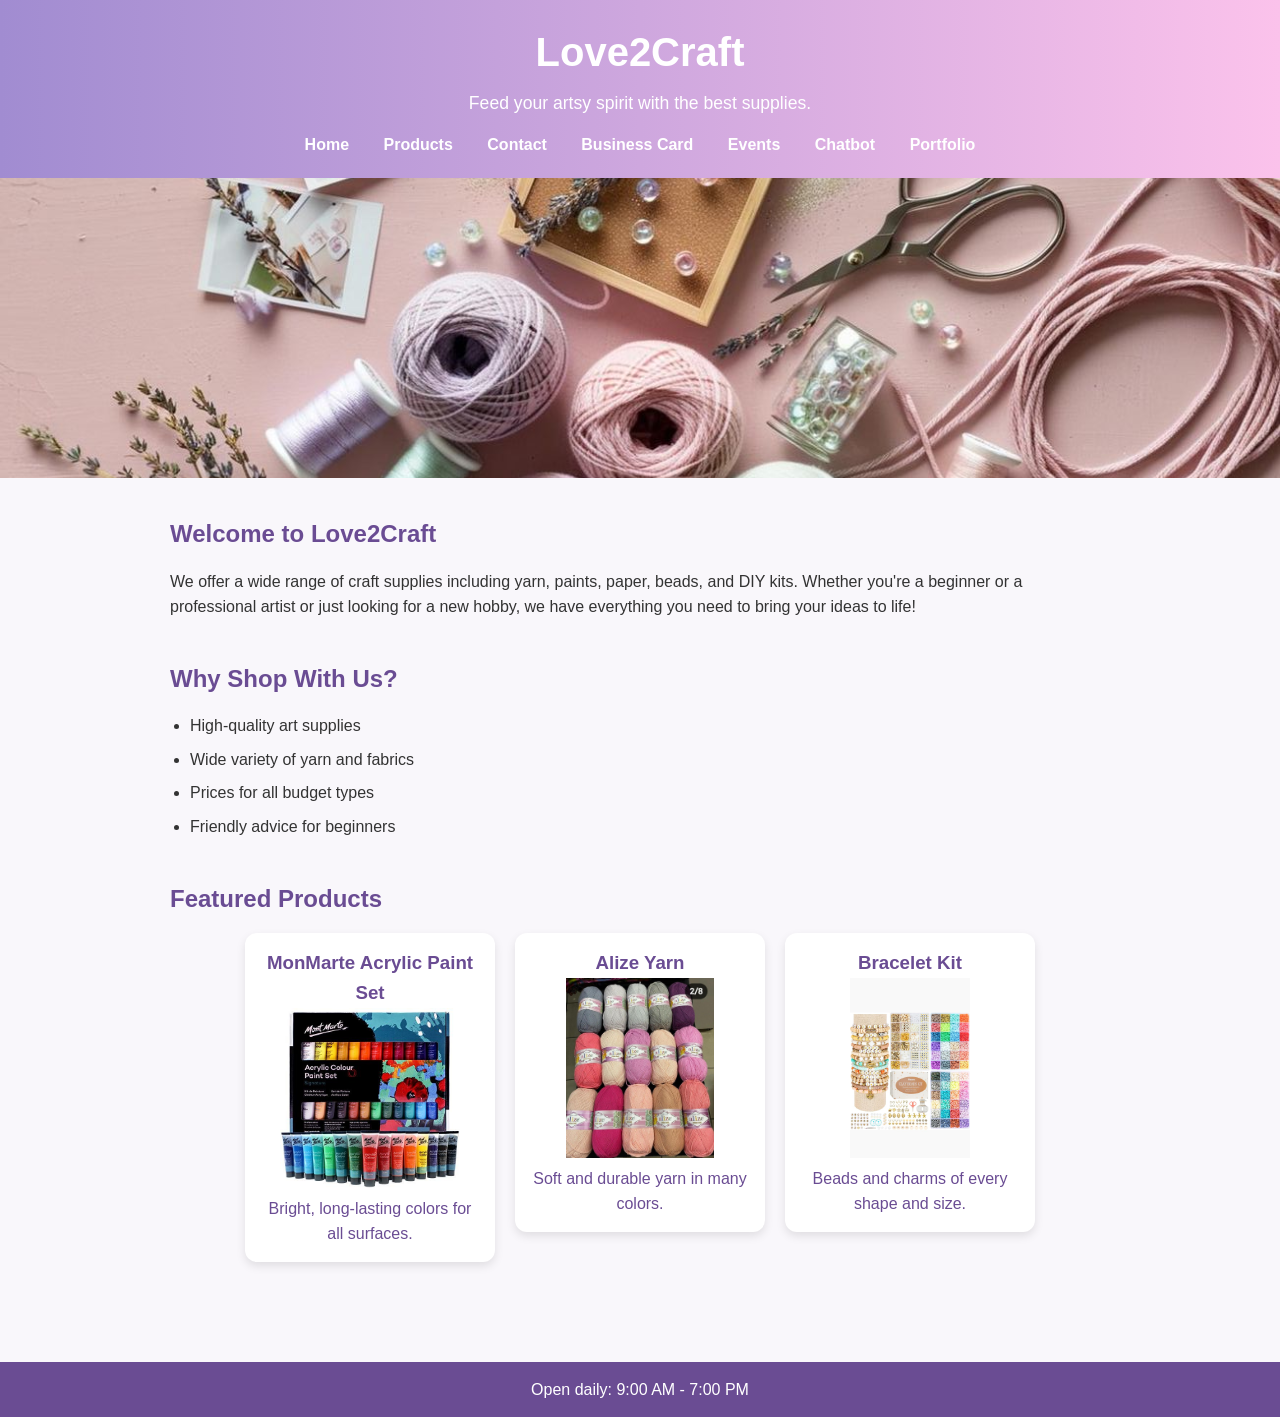
<file: index.html>
<!DOCTYPE html>
<html lang="en">
<head>
  <meta charset="UTF-8">
  <meta name="viewport" content="width=device-width">
  <title>Love2Craft - Home</title>
  <link rel="stylesheet" href="style.css">
</head>

<body>

  <header>
    <h1>Love2Craft</h1>
    <p>Feed your artsy spirit with the best supplies.</p>

    <nav aria-label="Main navigation">
      <a href="index.html">Home</a>
      <a href="content.html">Products</a>
      <a href="contact.html">Contact</a>
      <a href="card.html">Business Card</a>
      <a href="overview.html">Events</a>
      <a href="chatbot.html">Chatbot</a>
      <a href="cv.html">Portfolio</a>
    </nav>
  </header>

  <div class="hero">
    <img src="images/craft_supplies.jpg" alt="Craft supplies">
  </div>


  <main class="main-content">

    <section>
      <h2>Welcome to Love2Craft</h2>
      <p>
        We offer a wide range of craft supplies including yarn, paints, paper,
        beads, and DIY kits. Whether you're a beginner or a professional artist or just looking 
        for a new hobby, we have everything you need to bring your ideas to life!
      </p>
    </section>


    <section>
      <h2>Why Shop With Us?</h2>
      <ul>
        <li>High-quality art supplies</li>
        <li>Wide variety of yarn and fabrics</li>
        <li>Prices for all budget types </li>
        <li> Friendly advice for beginners</li>
      </ul>
    </section>


    <section>
      <h2>Featured Products</h2>

      <div class="products">
        <a href="price_tables/paints_table.html#monMarte-paint">
          <div class="product">
            <h3>MonMarte Acrylic Paint Set</h3>
            <img src="images/acrylic_paint_set.jpg" alt="Paint set" width="200" class="img">
            <p>Bright, long-lasting colors for all surfaces.</p>
          </div>
        </a>

        <a href="price_tables/yarn_table.html#pink-alize">
          <div class="product">
            <h3>Alize Yarn</h3>
            <img src="images/descărcare_(1).jpg" alt="Yarn" width="200" class ="img">
            <p>Soft and durable yarn in many colors.</p>
          </div>
        </a>

        <a href="price_tables/beads_table.html#bracelet-kit">
          <div class="product">
            <h3>Bracelet Kit</h3>
            <img src="images/bracelet_kit.jpg" alt="Jewelery kit" width="200" class="img">
            <p>Beads and charms of every shape and size.</p>
          </div>
        </a>

      </div>
    </section>
  </main>

  <footer>
    <p>Open daily: 9:00 AM - 7:00 PM</p>
  </footer>

</body>
</html>
</file>
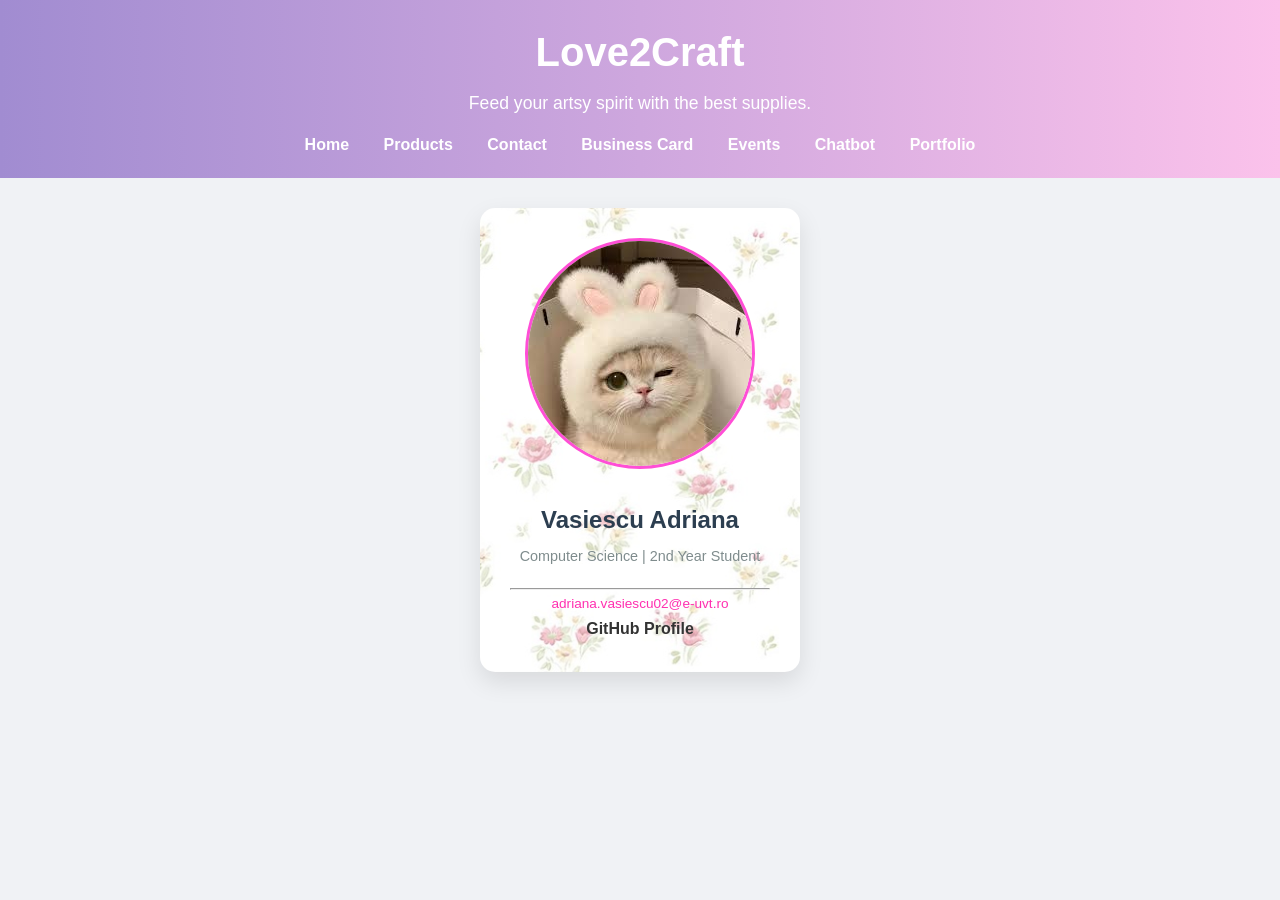
<file: card.html>
<!DOCTYPE html>
<html lang="en">
<head>
    <meta charset="UTF-8">
    <meta name="viewport" content="width=device-width">
    <title>Love2Craft - Business Card</title>
    <link rel="stylesheet" href="style.css">
    <link rel="stylesheet" href="card.css">
    
</head>
<body>

    <header>
    <h1>Love2Craft</h1>
    <p>Feed your artsy spirit with the best supplies.</p>

    <nav aria-label="Main navigation">
      <a href="index.html">Home</a>
      <a href="content.html">Products</a>
      <a href="contact.html">Contact</a>
      <a href="card.html">Business Card</a>
      <a href="overview.html">Events</a>
      <a href="chatbot.html">Chatbot</a>
      <a href="cv.html">Portfolio</a>
    </nav>
  </header>


    <main class="main-content">
        <div id="main-card" class="card-container">
            
            <img src="images/images.jpg" alt="Profile Picture" id="profile-img">
            
            <h1 class="text-primary">Vasiescu Adriana</h1>
            
            <p class="text-secondary"> Computer Science | 2nd Year Student</p>
            
            <hr>

            <div class="links-section">
                <a href="mailto:adriana.vasiescu02@e-uvt.ro" class="contact-link">adriana.vasiescu02@e-uvt.ro</a>
                <br>
                <a href="https://github.com/4dr1-R" id="github-url">GitHub Profile</a>
            </div>
            
        </div>
    </main>

</body>
</html>
</file>
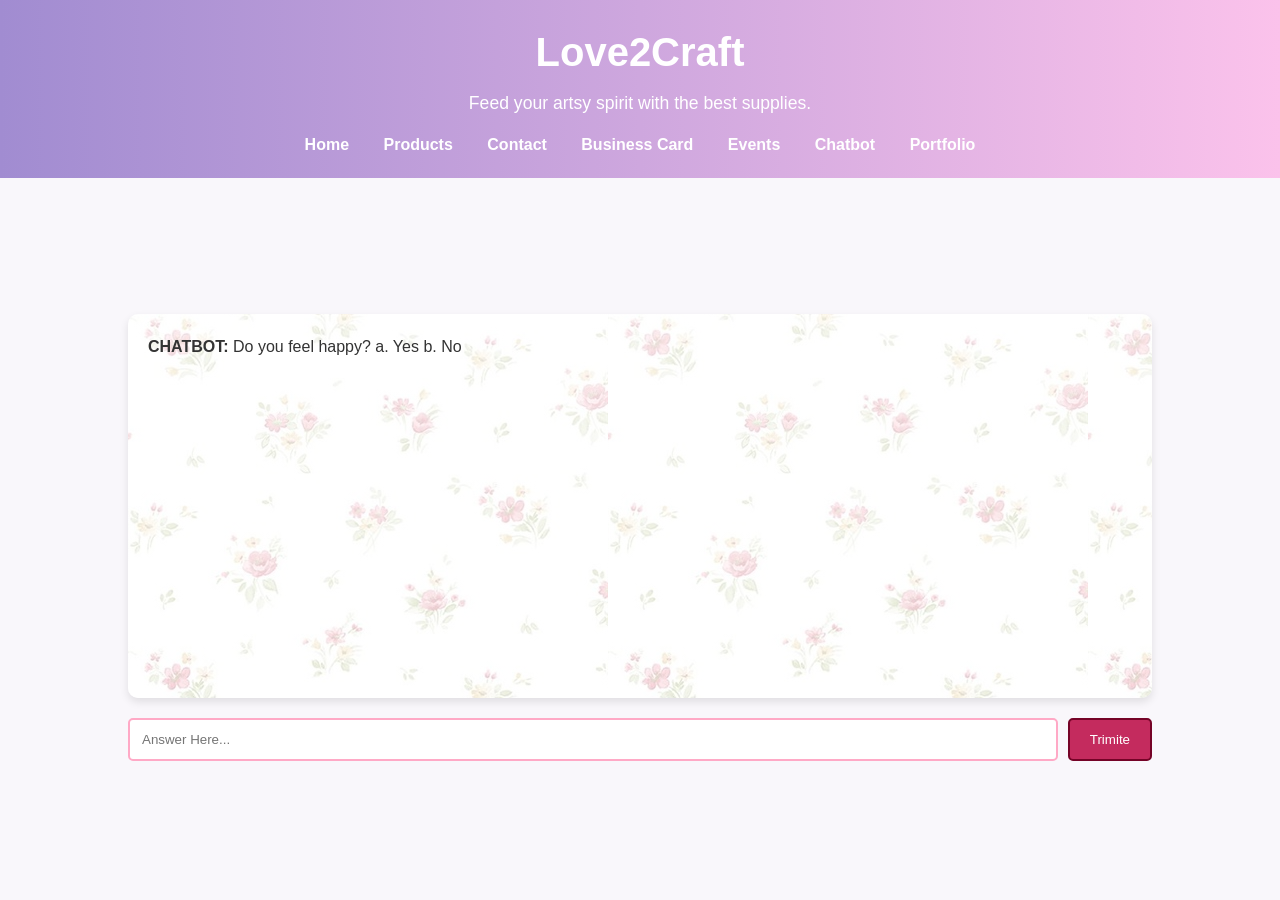
<file: chatbot.html>
<!DOCTYPE html>
<html lang="en">
<head>
    <meta charset="UTF-8">
    <meta name="viewport" content="width=device-width, initial-scale=1.0">
    <title>Love2Craft - Chatbot</title>
    <link rel="stylesheet" href="style.css">
    <link rel="stylesheet" href="chatbot.css">
    <style>
        button{
            border-radius: 5px;
            padding: 10px 20px;
            background-color: #c42b5e;
            border: 2px solid #750327;
            color: white;
        }
    </style>
    
</head>
<body>
    <header>
        <h1>Love2Craft</h1>
        <p>Feed your artsy spirit with the best supplies.</p>

        <nav aria-label="Main navigation">
            <a href="index.html">Home</a>
            <a href="content.html">Products</a>
            <a href="contact.html">Contact</a>
            <a href="card.html">Business Card</a>
            <a href="overview.html">Events</a>
            <a href="chatbot.html">Chatbot</a>
            <a href="cv.html">Portfolio</a>
       </nav>
    </header>
    
    <main class="main-chatcontent">
        <div class="chat-container" id="chat-container">
        </div>
        <form id="chat-form" style = "width: 100%; max-width: 80vw; gap: 10px;">
            <input type="text" id="user-input" placeholder="Answer Here...">
            <button type="submit">Trimite</button>
        </form>
        <script src="chatbot.js"></script>
    </main>
</body>
</html>
</file>
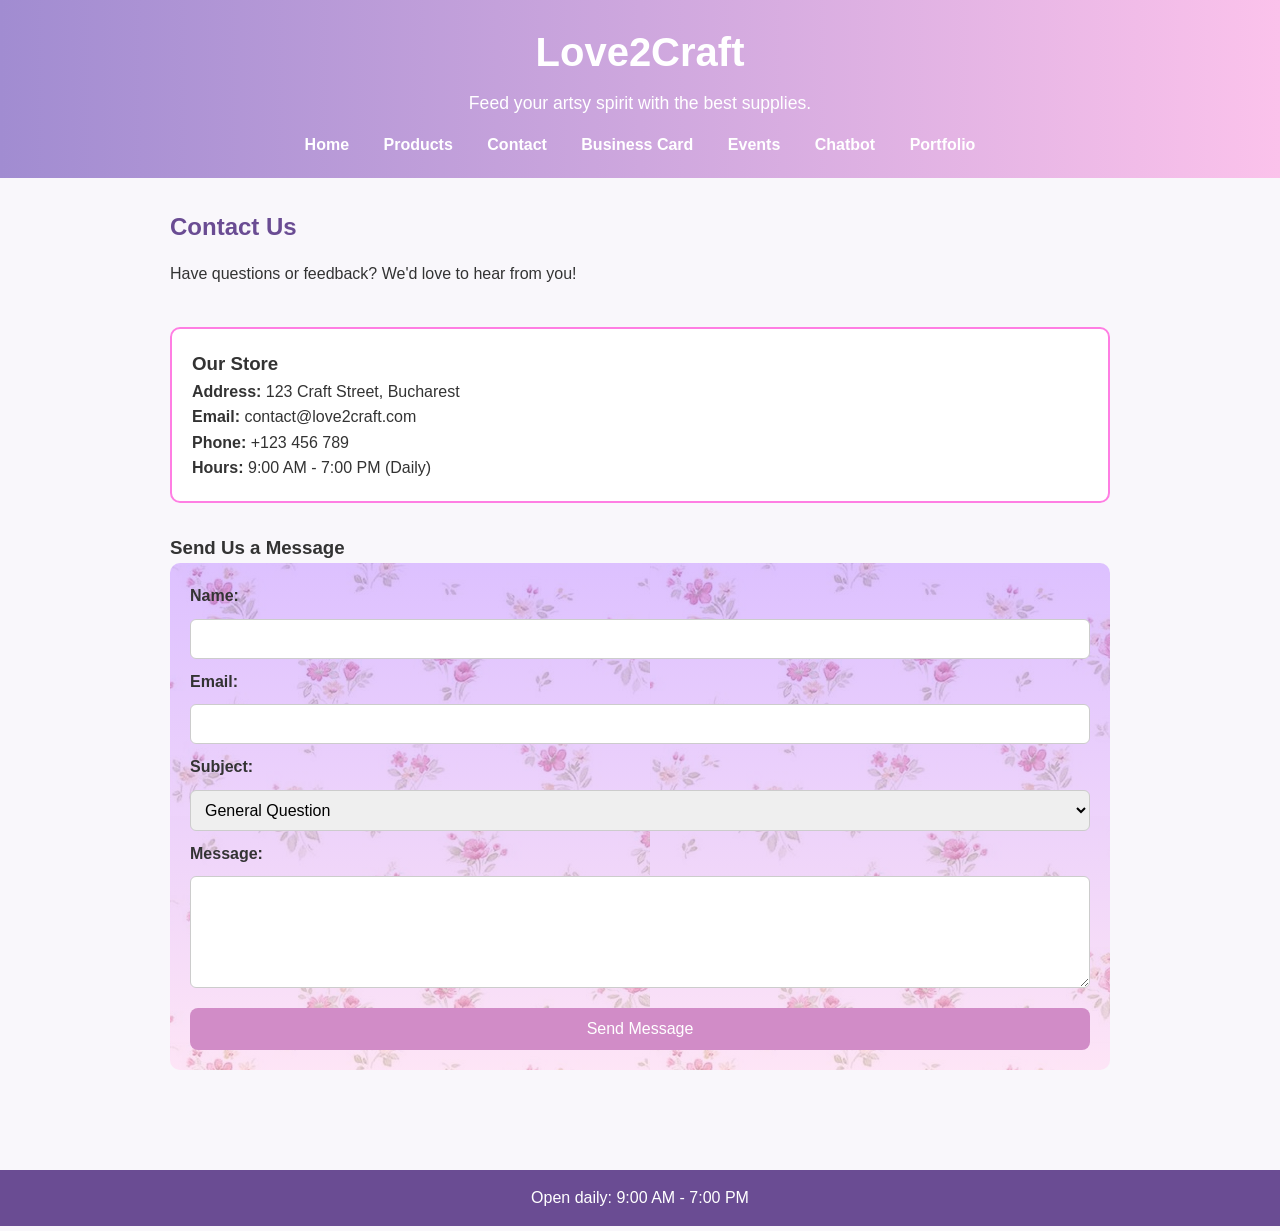
<file: contact.html>
<!DOCTYPE html>
<html lang="en">
<head>
  <meta charset="UTF-8">
  <meta name="viewport" content="width=device-width">
  <title>Love2Craft - Contact</title>
  <link rel="stylesheet" href="style.css">
</head>

<body>

  <header>
    <h1>Love2Craft</h1>
    <p>Feed your artsy spirit with the best supplies.</p>

    <nav aria-label="Main navigation">
      <a href="index.html">Home</a>
      <a href="content.html">Products</a>
      <a href="contact.html">Contact</a>
      <a href="card.html">Business Card</a>
      <a href="overview.html">Events</a>
      <a href="chatbot.html">Chatbot</a>
      <a href="cv.html">Portfolio</a>
    </nav>
  </header>

  <main class="main-content">

    <section>
      <h2>Contact Us</h2>
      <p>Have questions or feedback? We'd love to hear from you!</p>
    </section>

    <section class="contact-info">
      <h3>Our Store</h3>
      <p><strong>Address:</strong> 123 Craft Street, Bucharest</p>
      <p><strong>Email:</strong> contact@love2craft.com</p>
      <p><strong>Phone:</strong> +123 456 789</p>
      <p><strong>Hours:</strong> 9:00 AM - 7:00 PM (Daily)</p>
    </section>

  
    <section>
      <h3>Send Us a Message</h3>

      <form class="contact-form">

        <label for="name">Name:</label>
        <input type="text" id="name" name="name" required>

        <label for="email">Email:</label>
        <input type="email" id="email" name="email" required>

        <label for="subject">Subject:</label>
        <select id="subject" name="subject">
          <option>General Question</option>
          <option>Product Inquiry</option>
          <option>Feedback</option>
        </select>

        <label for="message">Message:</label>
        <textarea id="message" rows="5" required></textarea>

        <button type="submit">Send Message</button>

      </form>
    </section>

  </main>

  <footer>
    <p>Open daily: 9:00 AM - 7:00 PM</p>
  </footer>

</body>
</html>
</file>
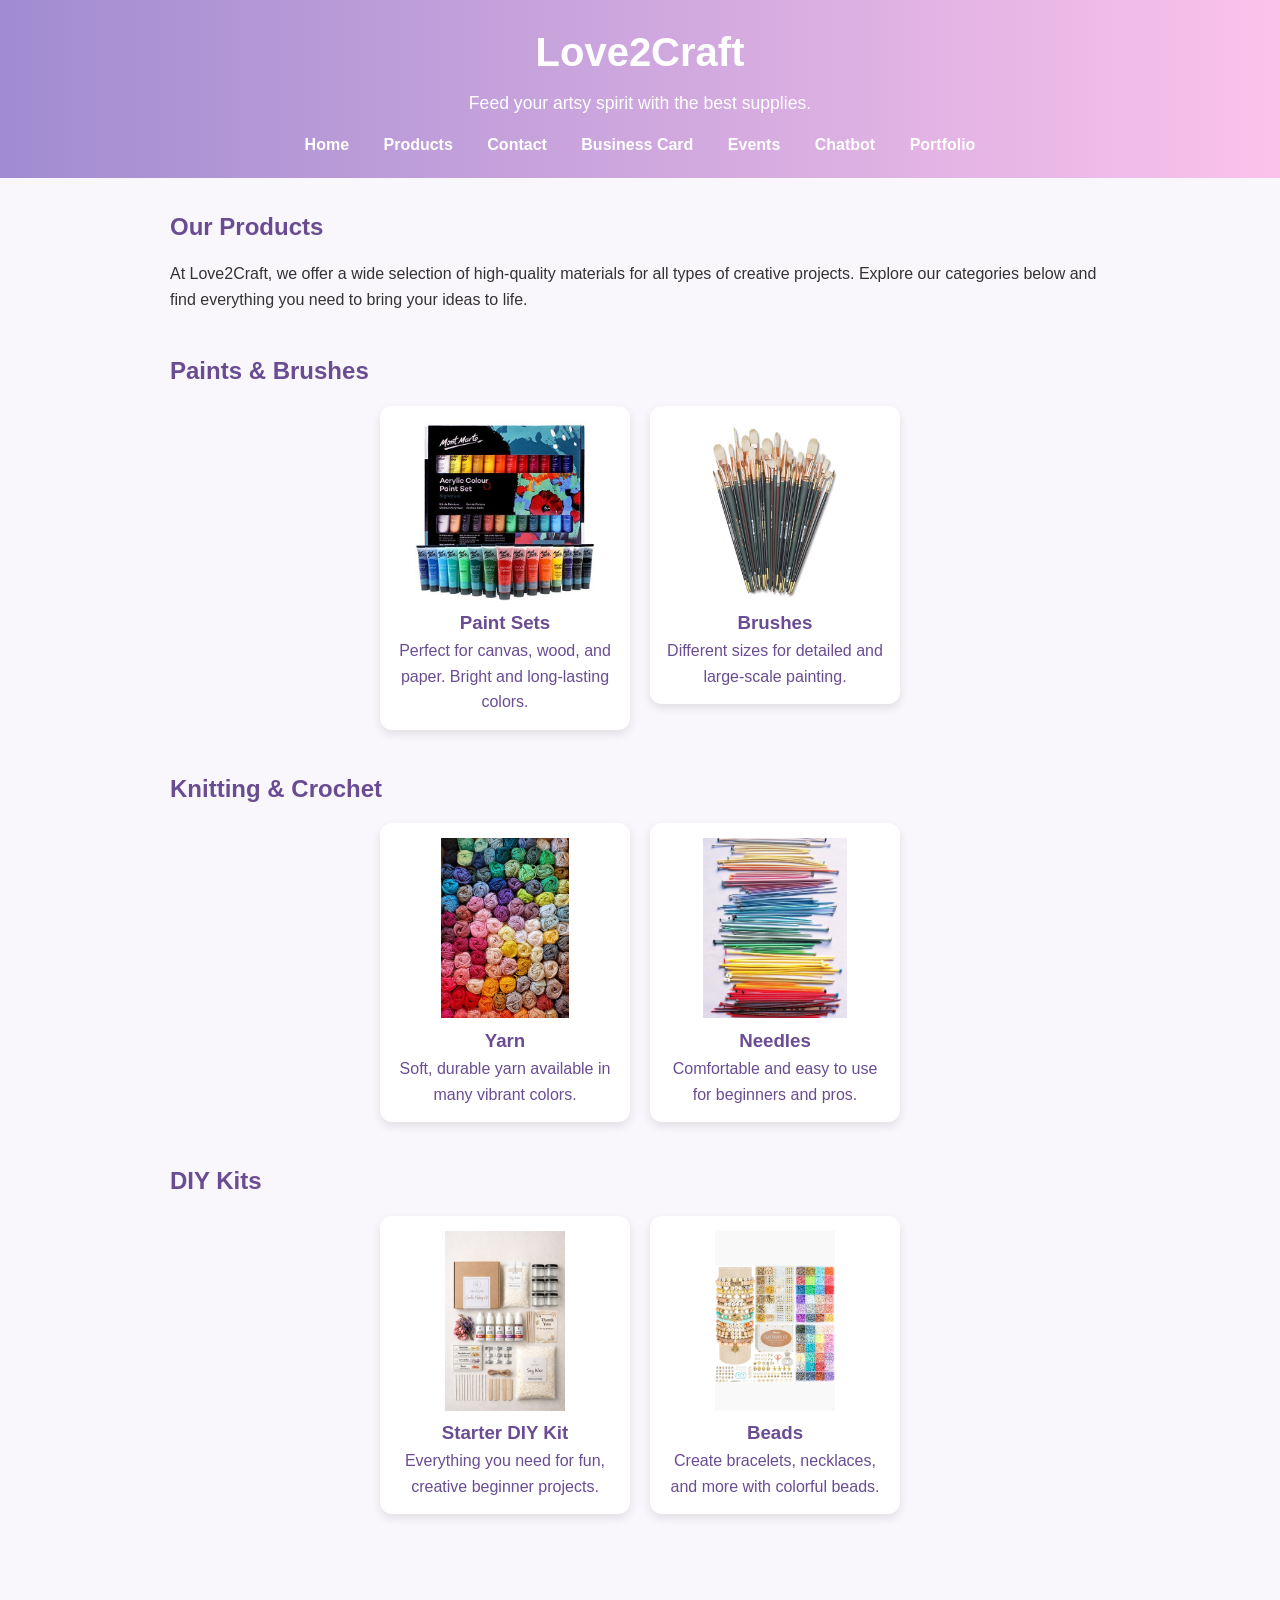
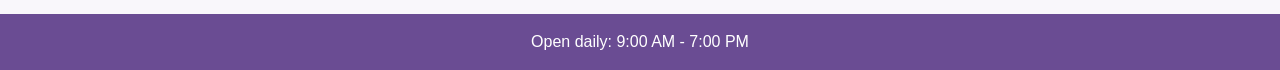
<file: content.html>
<!DOCTYPE html>
<html lang="en">
<head>
  <meta charset="UTF-8">
  <meta name="viewport" content="width=device-width">
  <title>Love2Craft - Products</title>
  <link rel="stylesheet" href="style.css">
</head>

<body>

  <header>
    <h1>Love2Craft</h1>
    <p>Feed your artsy spirit with the best supplies.</p>

    <nav aria-label="Main navigation">
      <a href="index.html">Home</a>
      <a href="content.html">Products</a>
      <a href="contact.html">Contact</a>
      <a href="card.html">Business Card</a>
      <a href="overview.html">Events</a>
      <a href="chatbot.html">Chatbot</a>
      <a href="cv.html">Portfolio</a>
    </nav>
  </header>

  <main class="main-content">

    <section>
      <h2>Our Products</h2>
      <p>
        At Love2Craft, we offer a wide selection of high-quality materials for all types of creative projects.
        Explore our categories below and find everything you need to bring your ideas to life.
      </p>
    </section>

  
    <section class="category">
      <h2>Paints & Brushes</h2>

      <div class="products">
        <a href="price_tables/paints_table.html">
          <div class="product">
            <img src="images/acrylic_paint_set.jpg" alt="Acrylic Paint Set">
            <h3>Paint Sets</h3>
            <p>Perfect for canvas, wood, and paper. Bright and long-lasting colors.</p>
          </div>
        </a>

        <a href="price_tables/brushes_table.html">
          <div class="product">
            <img src="images/brush_set.jpg" alt="Paint Brushes">
            <h3>Brushes</h3>
            <p>Different sizes for detailed and large-scale painting.</p>
          </div>
        </a>

      </div>
    </section>


    <section class="category">
      <h2>Knitting & Crochet</h2>

      <div class="products">
        <a href="price_tables/yarn_table.html">
          <div class="product">
            <img src="images/yarn.jpg" alt="Knitting Yarn">
            <h3>Yarn</h3>
            <p>Soft, durable yarn available in many vibrant colors.</p>
          </div>
        </a>

        <a href="price_tables/needle_table.html">
          <div class="product">
            <img src="images/knittting_needles.jpg" alt="Knitting Needles">
            <h3>Needles</h3>
            <p>Comfortable and easy to use for beginners and pros.</p>
          </div>
        </a>

      </div>
    </section>


    <section class="category">
      <h2>DIY Kits</h2>

      <div class="products">
        <a href="price_tables/diyKit_table.html">
          <div class="product">
            <img src="images/diy_kits.jpg" alt="DIY Kit">
            <h3>Starter DIY Kit</h3>
            <p>Everything you need for fun, creative beginner projects.</p>
          </div>
        </a>

        <a href="price_tables/beads_table.html">
          <div class="product">
            <img src="images/bracelet_kit.jpg" alt="Beads Kit">
            <h3>Beads</h3>
            <p>Create bracelets, necklaces, and more with colorful beads.</p>
          </div>
        </a>

      </div>
    </section>

  </main>

  <footer>
    <p>Open daily: 9:00 AM - 7:00 PM</p>
  </footer>

</body>
</html>
</file>
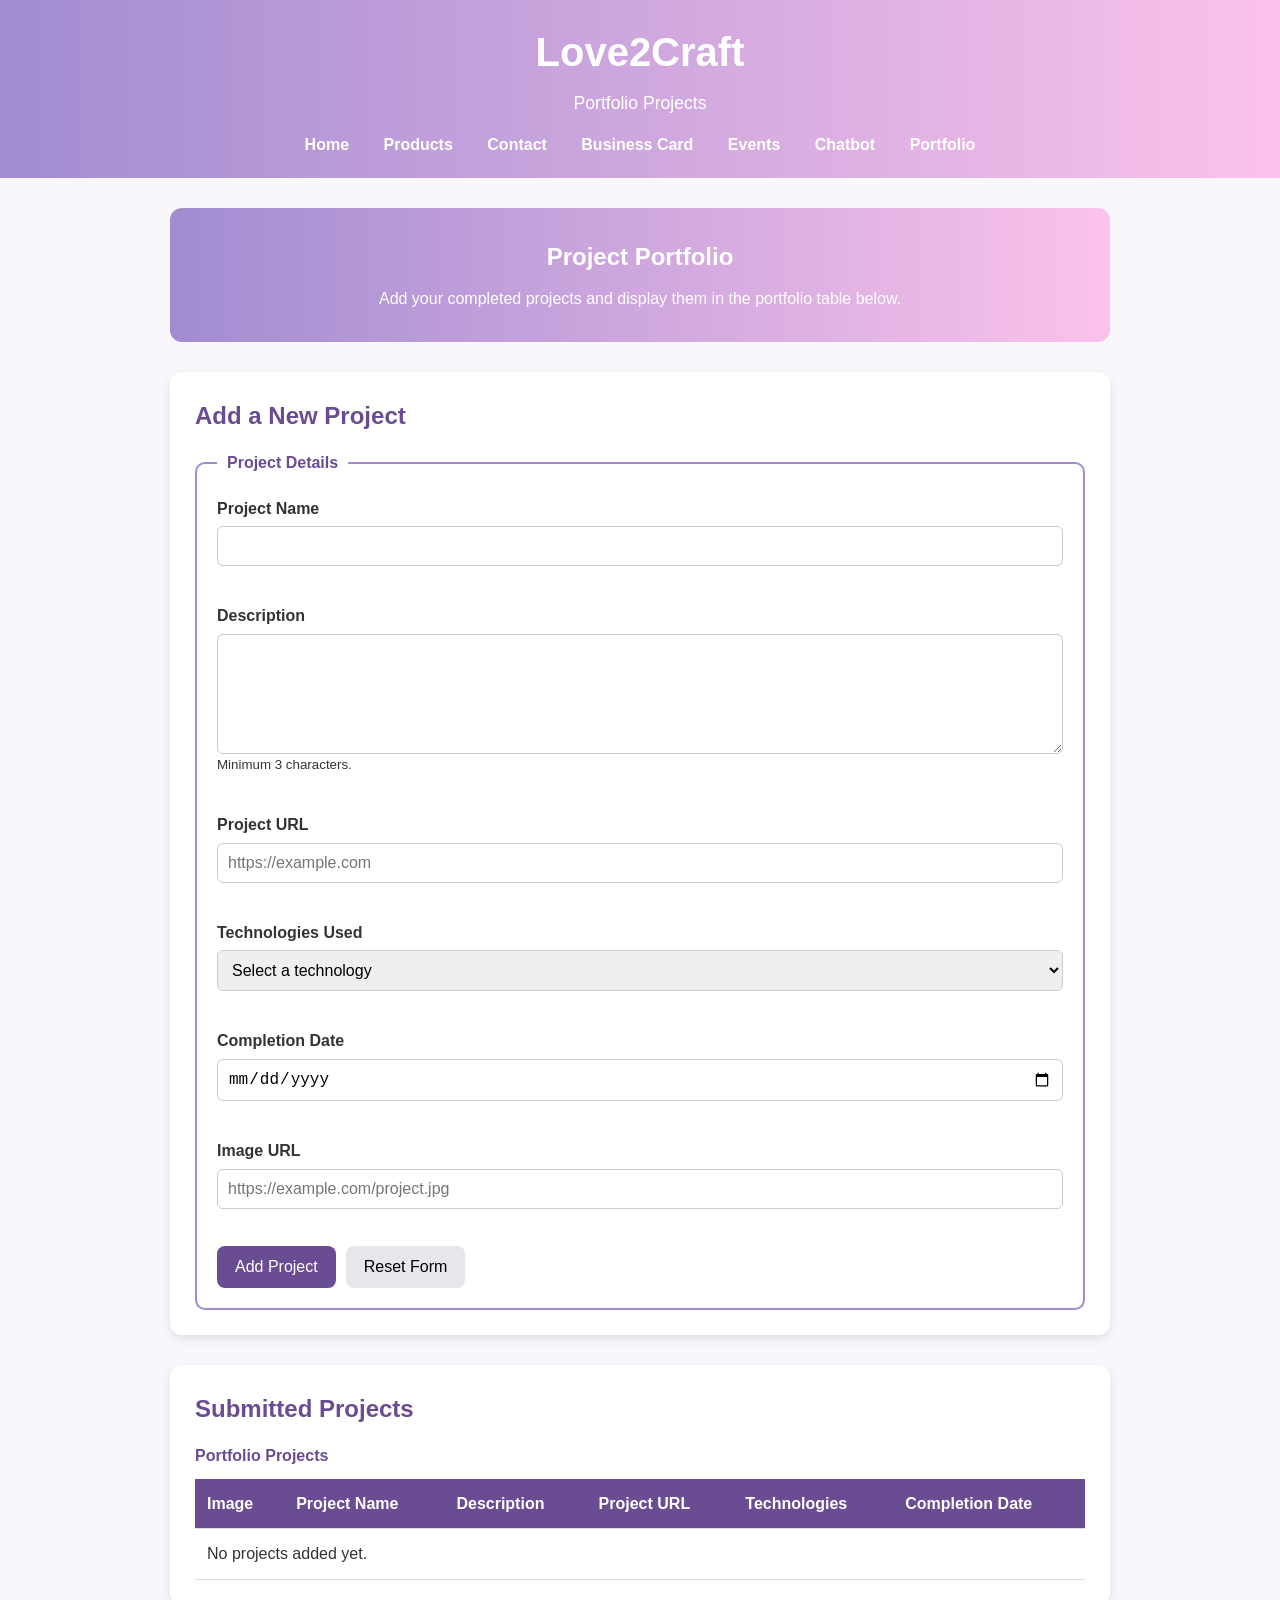
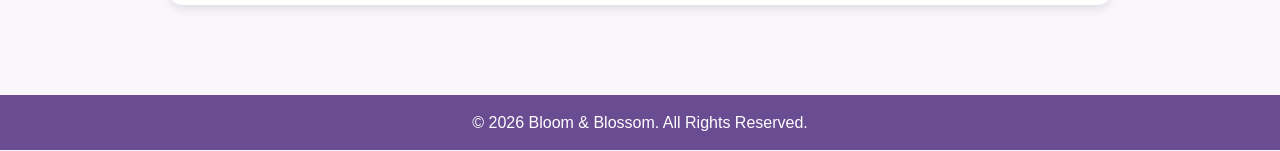
<file: cv.html>
<!DOCTYPE html>
<html lang="en">
<head>
    <meta charset="UTF-8">
    <meta name="viewport" content="width=device-width, initial-scale=1.0">
    <title>Portfolio</title>
    <link rel="stylesheet" href="style.css">
    <link rel="stylesheet" href="cv.css">
</head>
<body>

<a href="#main-content" class="skip-link">
    Skip to main content
</a>

<header>
    <h1>Love2Craft</h1>
    <p>Portfolio Projects</p>

    <nav aria-label="Main navigation">
        <a href="index.html">Home</a>
        <a href="content.html">Products</a>
        <a href="contact.html">Contact</a>
        <a href="card.html">Business Card</a>
        <a href="overview.html">Events</a>
        <a href="chatbot.html">Chatbot</a>
        <a href="cv.html">Portfolio</a> </nav>
</header>

<main id="main-content" class="portfolio-main">

    <section class="portfolio-intro">
        <h2>Project Portfolio</h2>
        <p>
            Add your completed projects and display them in the portfolio table below.
        </p>
    </section>

    <section class="portfolio-card">
        <h2>Add a New Project</h2>

        <form id="projectForm" class="project-form" novalidate>
            <fieldset>
                <legend>Project Details</legend>

                <div class="form-group">
                    <label for="projectName">Project Name</label>
                    <input type="text" id="projectName" name="projectName" aria-describedby="projectNameError">
                    <span id="projectNameError" class="error-message" aria-live="polite"></span>
                </div>

                <div class="form-group">
                    <label for="description">Description</label>
                    <textarea id="description" name="projectDescription" aria-describedby="descriptionHelp descriptionError"></textarea>
                    <small id="descriptionHelp">Minimum 3 characters.</small>
                    <span id="descriptionError" class="error-message" aria-live="polite"></span>
                </div>

                <div class="form-group">
                    <label for="projectUrl">Project URL</label>
                    <input type="url" id="projectUrl" name="projectUrl" placeholder="https://example.com" aria-describedby="projectUrlError">
                    <span id="projectUrlError" class="error-message" aria-live="polite"></span>
                </div>

                <div class="form-group">
                    <label for="technologies">Technologies Used</label>
                    <select id="technologies" name="projectTech" aria-describedby="technologiesError">
                        <option value="">Select a technology</option>
                        <option value="HTML/CSS">HTML/CSS</option>
                        <option value="JavaScript">JavaScript</option>
                        <option value="React">React</option>
                        <option value="Node.js">Node.js</option>
                        <option value="Full Stack">Full Stack</option>
                    </select>
                    <span id="technologiesError" class="error-message" aria-live="polite"></span>
                </div>

                <div class="form-group">
                    <label for="projectDate">Completion Date</label>
                    <input type="date" id="projectDate" name="completionDate" aria-describedby="projectDateError">
                    <span id="projectDateError" class="error-message" aria-live="polite"></span>
                </div>

                <div class="form-group">
                    <label for="imageUrl">Image URL</label>
                    <input type="url" id="imageUrl" name="projectImage" placeholder="https://example.com/project.jpg" aria-describedby="imageUrlError">
                    <span id="imageUrlError" class="error-message" aria-live="polite"></span>
                </div>

                <div class="form-buttons">
                    <button type="submit" class="submit-btn">Add Project</button>
                    <button type="reset" class="reset-btn">Reset Form</button>
                </div>
            </fieldset>
        </form>
    </section>

    <section class="portfolio-card">
        <h2>Submitted Projects</h2>
        <div class="table-wrapper">
            <table class="projects-table">
                <caption>Portfolio Projects</caption>
                <thead>
                    <tr>
                        <th scope="col">Image</th>
                        <th scope="col">Project Name</th>
                        <th scope="col">Description</th>
                        <th scope="col">Project URL</th>
                        <th scope="col">Technologies</th>
                        <th scope="col">Completion Date</th>
                    </tr>
                </thead>
                <tbody id="projectsTableBody">
                    <tr class="empty-state">
                        <td colspan="6">No projects added yet.</td>
                    </tr>
                </tbody>
            </table>
        </div>
    </section>
</main>

<footer>
    <p>&copy; 2026 Bloom & Blossom. All Rights Reserved.</p>
</footer>

<script src="cv.js"></script>
</body>
</html>
</file>
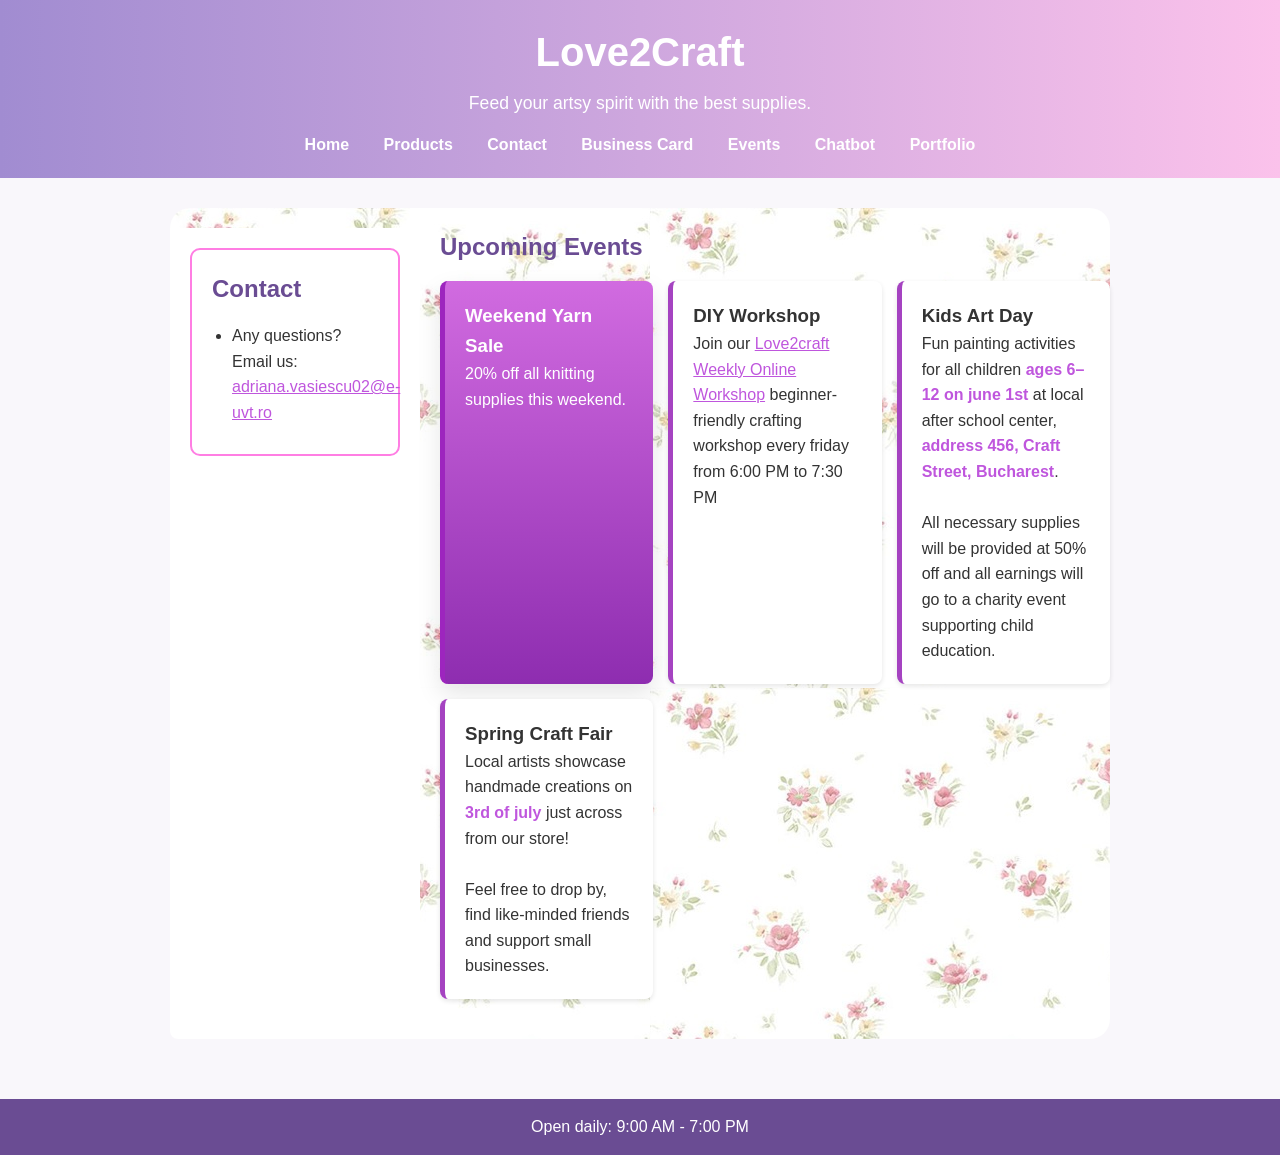
<file: overview.html>
<!DOCTYPE html>
<html lang="en">
<head>
    <meta charset="UTF-8">
    <meta name="viewport" content="width=device-width">
    <title>Love2Craft - Upcoming Events</title>
    <link rel="stylesheet" href="style.css">
    <link rel="stylesheet" href="overview.css">

</head>
<body>

    <header>
        <h1>Love2Craft</h1>
        <p>Feed your artsy spirit with the best supplies.</p>

        <nav aria-label="Main navigation">
            <a href="index.html">Home</a>
            <a href="content.html">Products</a>
            <a href="contact.html">Contact</a>
            <a href="card.html">Business Card</a>
            <a href="overview.html">Events</a>
            <a href="chatbot.html">Chatbot</a>
            <a href="cv.html">Portfolio</a>
        </nav>
    </header>

    <main class="main-content">
        <div class="card-container">
            

            <aside class="sidebar">
                <section class="contact-info">
                    <h2>Contact</h2>
                    <ul>
                        <li>Any questions?<br>Email us: <a href="mailto:adriana.vasiescu02@e-uvt.ro" class="links">adriana.vasiescu02@e-uvt.ro </a></li>
                    </ul>
                </section>

            </aside>

            <section class="event-section">
                <h2>Upcoming Events</h2>
                <div class="event-grid">
                    <div class="card featured-card">
                        <h3>Weekend Yarn Sale</h3>
                        <p>20% off all knitting supplies this weekend.</p>
                    </div>
                    
                    <div class="card">
                        <h3>DIY Workshop</h3>
                        <p>Join our <a href="https://love2craftonlineworkshop" class="links">Love2craft Weekly Online Workshop</a> beginner-friendly crafting workshop every friday from 6:00 PM to 7:30 PM </p>
                    </div>

                    <div class="card">
                        <h3>Kids Art Day</h3>
                        <p>Fun painting activities for all children <strong>ages 6–12 on june 1st</strong> at local after school center, <strong>address 456, Craft Street, Bucharest</strong>. <br><br> All necessary supplies will be provided at 50% off and all earnings will go to a charity event supporting child education.</p>
                    </div>

                    <div class="card">
                        <h3>Spring Craft Fair</h3>
                        <p>Local artists showcase handmade creations on <strong>3rd of july</strong> just across from our store! <br><br> Feel free to drop by, find like-minded friends and support small businesses.</p>
                    </div>
                </div>
            </section>
        </div>
    </main>

    <footer>
        <p>Open daily: 9:00 AM - 7:00 PM</p>
    </footer>
</body>
</html>
</file>
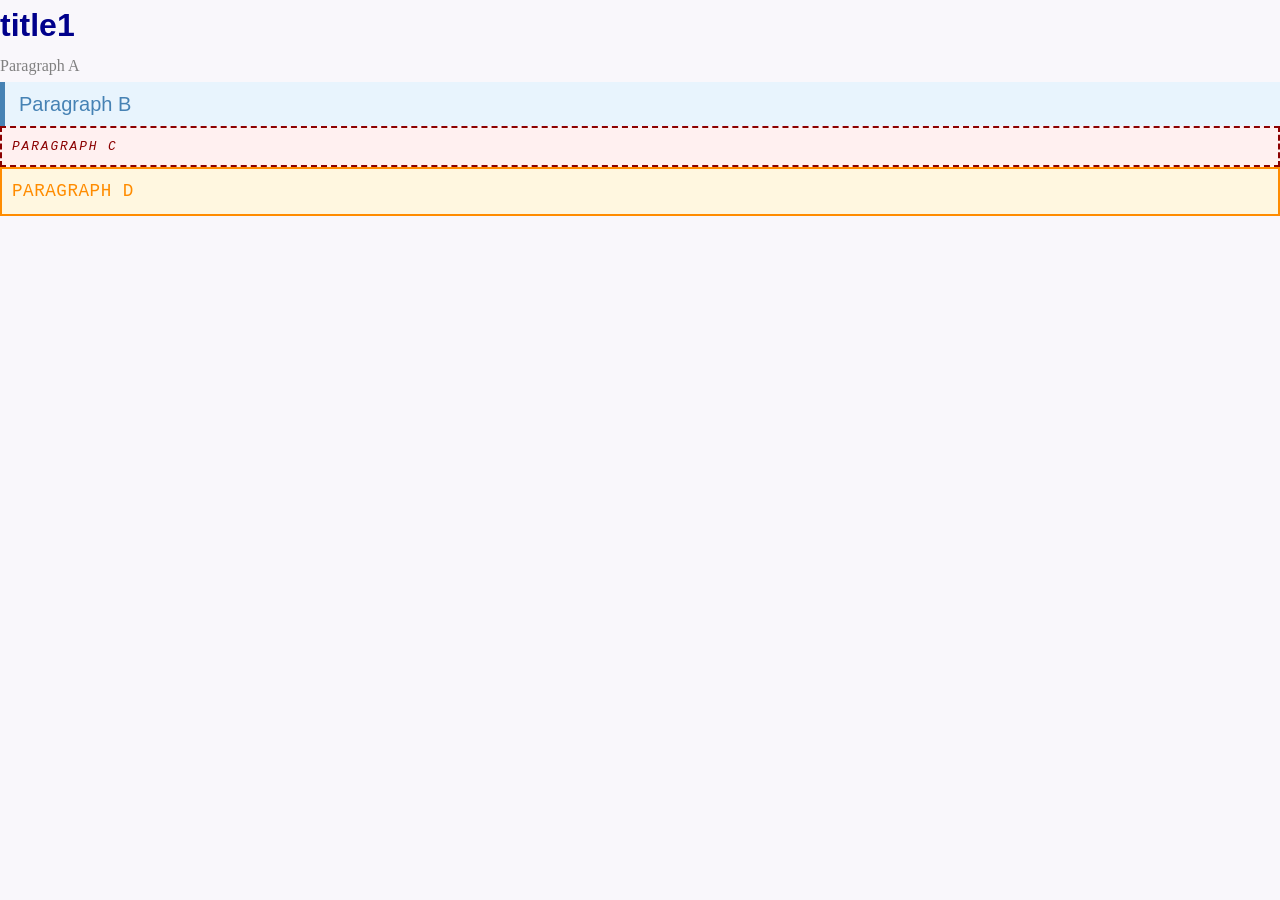
<file: specificity.html>
<!DOCTYPE html>
<html lang="en">
<head>
    <meta charset="UTF-8">
    <title>Specificity Game</title>
    <link rel="stylesheet" href="style.css">
    <style>
        h1 {
            color: darkblue;
        }

        p {
            color: gray;
            font-size: 1rem;
            font-family: Georgia, serif;
            line-height: 1.4;
            padding: 4px 0;
        }

        .info {
            color: steelblue;
            font-size: 1.25rem;
            background-color: #e8f4fd;
            padding: 8px 14px;
            border-left: 5px solid steelblue;
            font-family: Arial, sans-serif;
        }

        #warning {
            color: darkred;
            font-size: 0.8rem;
            font-style: italic;
            text-transform: uppercase;
            letter-spacing: 0.15em;
            border: 2px dashed darkred;
            padding: 10px;
            background-color: #fff0f0;
            font-family: 'Courier New', monospace;
        }

        #warning.info {
            color: darkorange;
            background-color: #fff7e0;
            border: 2px solid darkorange;
            font-size: 1.1rem;
            font-style: normal;
            letter-spacing: 0.03em;
        }
    </style>
</head>
<body>
    <h1>title1</h1>

    <p>Paragraph A</p>

    <p class="info">Paragraph B</p>

    <p id="warning">Paragraph C</p>

    <p class="info" id="warning">Paragraph D</p>

</body>
</html>
</file>
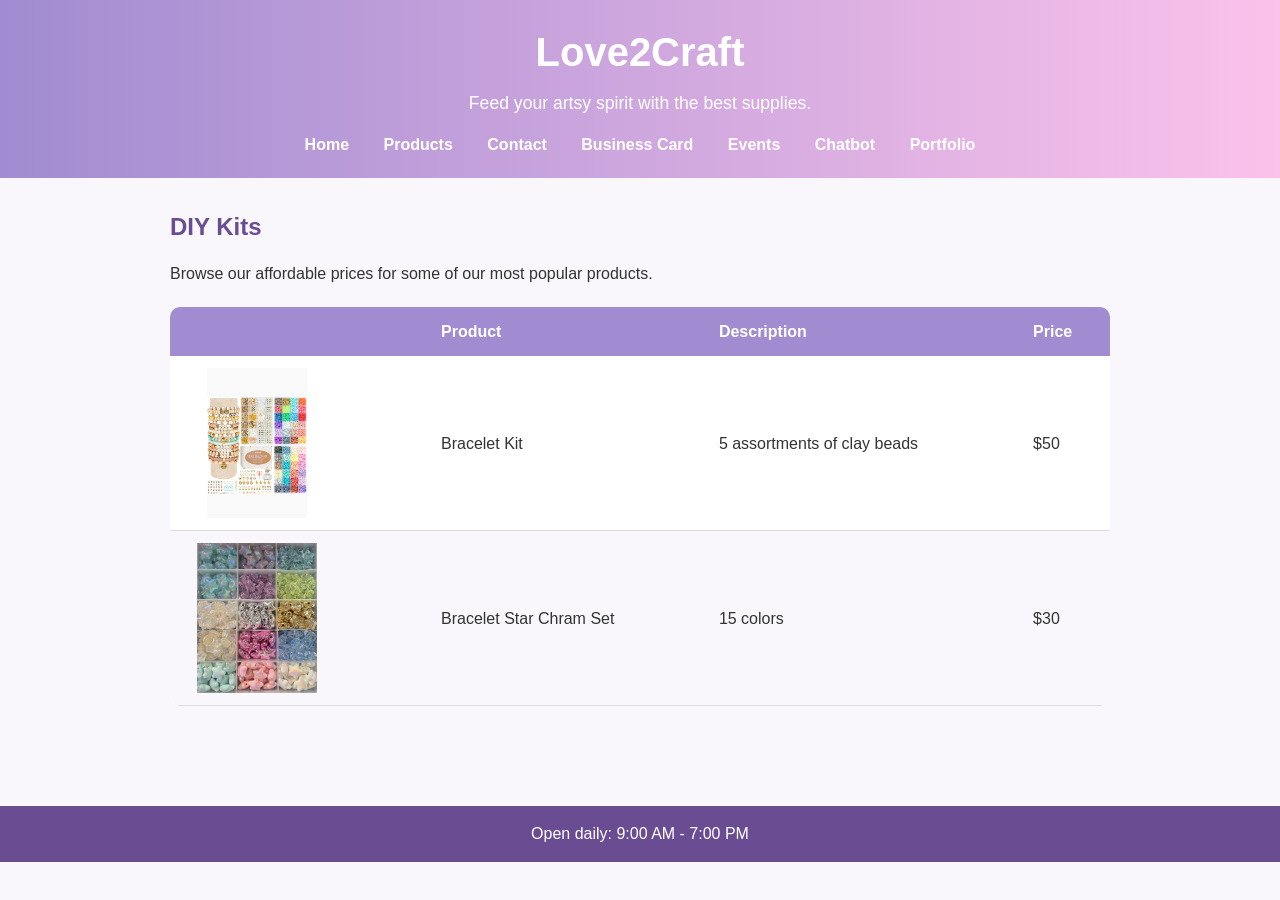
<file: price_tables/beads_table.html>
<!DOCTYPE html>
<html lang="en">
<head>
  <meta charset="UTF-8">
  <meta name="viewport" content="width=device-width">
  <title>Love2Craft - Price List</title>
  <link rel="stylesheet" href="../style.css">
</head>

<body>

  <header>
    <h1>Love2Craft</h1>
    <p>Feed your artsy spirit with the best supplies.</p>

    <nav aria-label="Main navigation">
      <a href="../index.html">Home</a>
      <a href="../content.html">Products</a>
      <a href="../contact.html">Contact</a>
      <a href="../card.html">Business Card</a>
      <a href="../overview.html">Events</a>
      <a href="../chatbot.html">Chatbot</a>
      <a href="../cv.html">Portfolio</a>
    </nav>
  </header>

  <main class="main-content">


    <section>
      <h2>DIY Kits</h2>
      <p>Browse our affordable prices for some of our most popular products.</p>
      <table class="price-table">
        <thead>
          <tr>
            <th></th>
            <th>Product</th>
            <th>Description</th>
            <th>Price</th>
          </tr>
        </thead>

        <tbody>
          <tr id="bracelet-kit">
            <td><img src="../images/bracelet_kit.jpg" alt="Bracelet Kit" class="table-img"></td>
            <td>Bracelet Kit</td>
            <td>5 assortments of clay beads</td>
            <td>$50</td>
          </tr>

          <tr>
            <td><img src="../images/charms.jpg" alt="Bracelet Star Charms" class="table-img"></td>
            <td>Bracelet Star Chram Set</td>
            <td>15 colors</td>
            <td>$30</td>
          </tr>

        </tbody>
      </table>
    </section>

  </main>

  <footer>
    <p>Open daily: 9:00 AM - 7:00 PM</p>
  </footer>

</body>
</html>
</file>
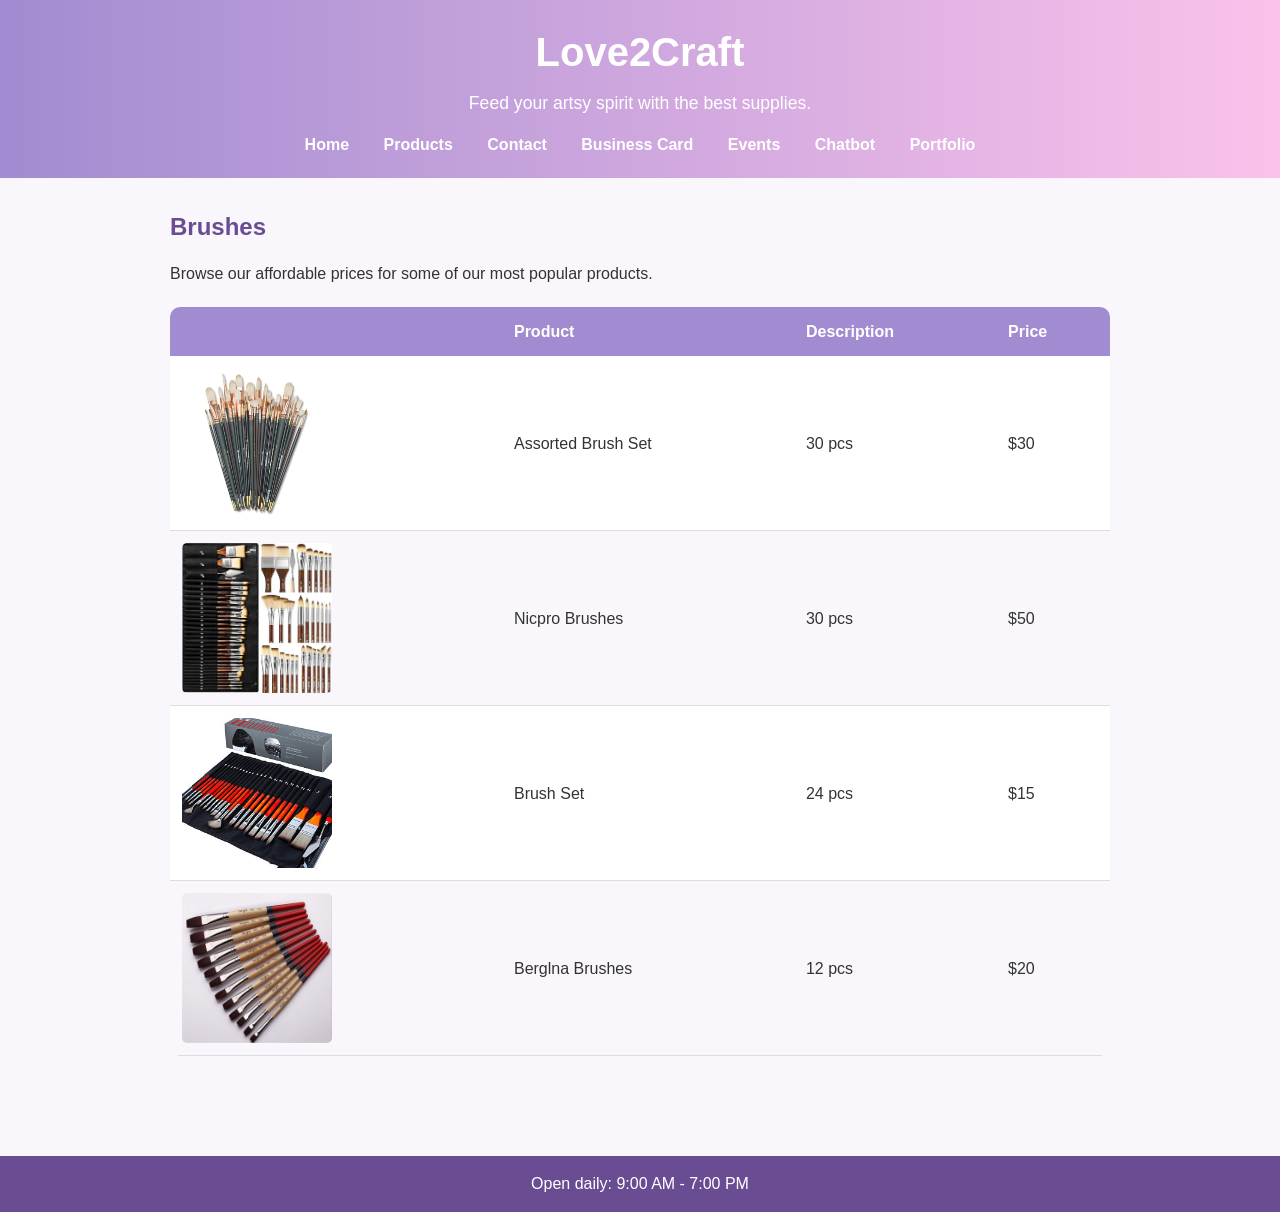
<file: price_tables/brushes_table.html>
<!DOCTYPE html>
<html lang="en">
<head>
  <meta charset="UTF-8">
  <meta name="viewport" content="width=device-width">
  <title>Love2Craft - Price List</title>
  <link rel="stylesheet" href="../style.css">
</head>

<body>

  <header>
    <h1>Love2Craft</h1>
    <p>Feed your artsy spirit with the best supplies.</p>

    <nav aria-label="Main navigation">
      <a href="../index.html">Home</a>
      <a href="../content.html">Products</a>
      <a href="../contact.html">Contact</a>
      <a href="../card.html">Business Card</a>
      <a href="../overview.html">Events</a>
      <a href="../chatbot.html">Chatbot</a>
      <a href="../cv.html">Portfolio</a>
    </nav>
  </header>

  <main class="main-content">


    <section>
      <h2>Brushes</h2>
      <p>Browse our affordable prices for some of our most popular products.</p>
      <table class="price-table">
        <thead>
          <tr>
            <th></th>
            <th>Product</th>
            <th>Description</th>
            <th>Price</th>
          </tr>
        </thead>

        <tbody>
          <tr>
            <td><img src="../images/brush_set.jpg" alt="Brush Set" class="table-img"></td>
            <td>Assorted Brush Set</td>
            <td>30 pcs</td>
            <td>$30</td>
          </tr>

          <tr>
            <td><img src="../images/Nicpro_30pcs.jpg" alt="Nicpro Brushes" class="table-img"></td>
            <td>Nicpro Brushes</td>
            <td>30 pcs</td>
            <td>$50</td>
          </tr>

          <tr>
            <td><img src="../images/24_Brushes.jpg" alt="24 Brushes" class="table-img"></td>
            <td>Brush Set</td>
            <td>24 pcs</td>
            <td>$15</td>
          </tr>

          <tr>
            <td><img src="../images/12_Berglna.jpg" alt="Berglna_Brushes" class="table-img"></td>
            <td>Berglna Brushes</td>
            <td>12 pcs</td>
            <td>$20</td>
          </tr>

        </tbody>
      </table>
    </section>

  </main>

  <footer>
    <p>Open daily: 9:00 AM - 7:00 PM</p>
  </footer>

</body>
</html>
</file>
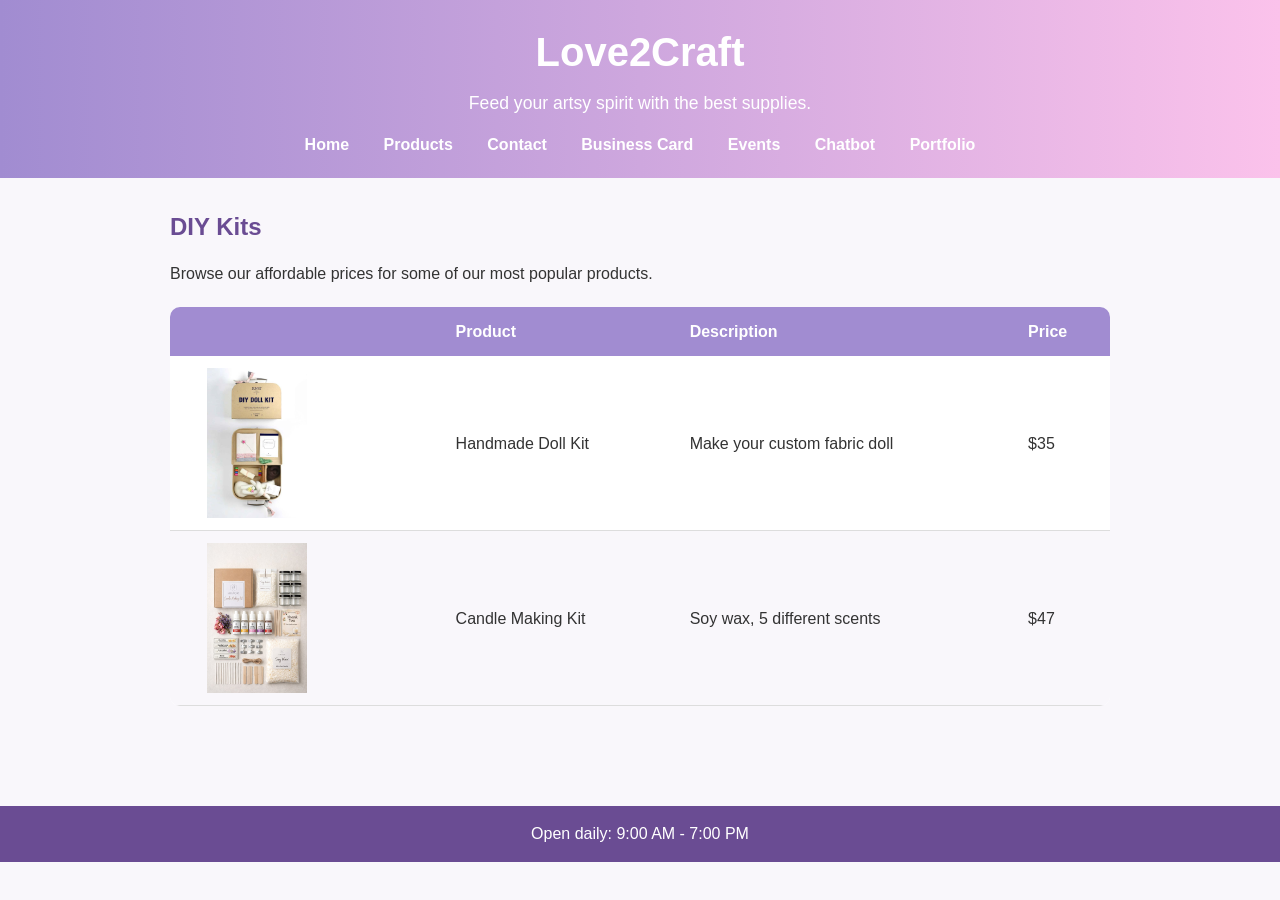
<file: price_tables/diyKit_table.html>
<!DOCTYPE html>
<html lang="en">
<head>
  <meta charset="UTF-8">
  <meta name="viewport" content="width=device-width">
  <title>Love2Craft - Price List</title>
  <link rel="stylesheet" href="../style.css">
</head>

<body>

  <header>
    <h1>Love2Craft</h1>
    <p>Feed your artsy spirit with the best supplies.</p>

    <nav aria-label="Main navigation">
      <a href="../index.html">Home</a>
      <a href="../content.html">Products</a>
      <a href="../contact.html">Contact</a>
      <a href="../card.html">Business Card</a>
      <a href="../overview.html">Events</a>
      <a href="../chatbot.html">Chatbot</a>
      <a href="../cv.html">Portfolio</a>
    </nav>
  </header>

  <main class="main-content">


    <section>
      <h2>DIY Kits</h2>
      <p>Browse our affordable prices for some of our most popular products.</p>
      <table class="price-table">
        <thead>
          <tr>
            <th></th>
            <th>Product</th>
            <th>Description</th>
            <th>Price</th>
          </tr>
        </thead>

        <tbody>
          <tr>
            <td><img src="../images/HANDMADE_DOLL_KIT.jpg" alt="Handmade Doll Kit" class="table-img"></td>
            <td>Handmade Doll Kit</td>
            <td>Make your custom fabric doll</td>
            <td>$35</td>
          </tr>

          <tr>
            <td><img src="../images/diy_kits.jpg" alt="Candle Making Kit" class="table-img"></td>
            <td>Candle Making Kit</td>
            <td>Soy wax, 5 different scents</td>
            <td>$47</td>
          </tr>

        </tbody>
      </table>
    </section>

  </main>

  <footer>
    <p>Open daily: 9:00 AM - 7:00 PM</p>
  </footer>

</body>
</html>
</file>
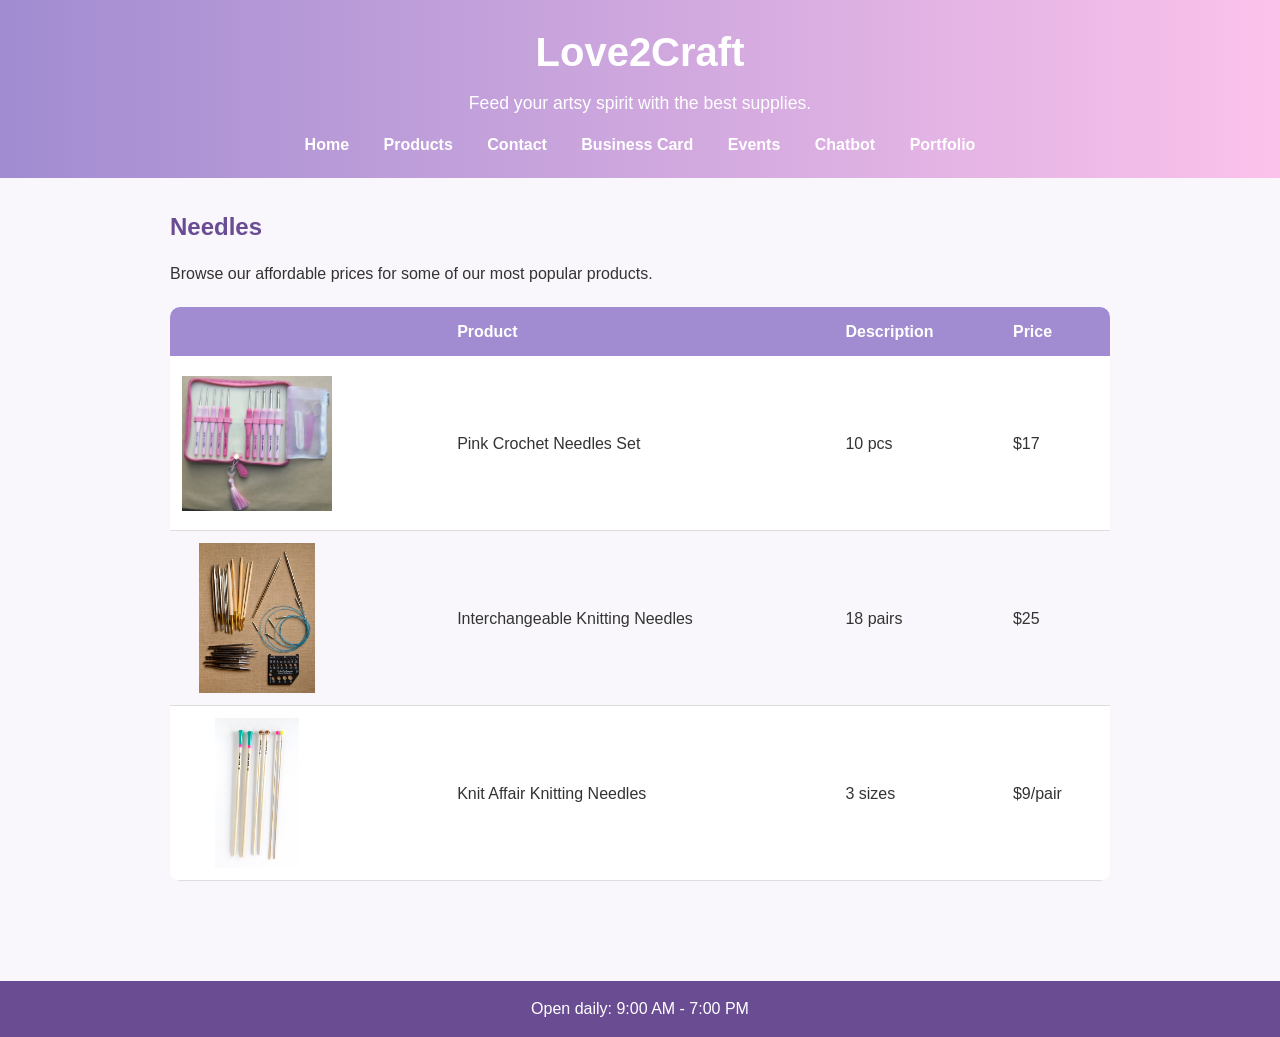
<file: price_tables/needle_table.html>
<!DOCTYPE html>
<html lang="en">
<head>
  <meta charset="UTF-8">
  <meta name="viewport" content="width=device-width">
  <title>Love2Craft - Price List</title>
  <link rel="stylesheet" href="../style.css">
</head>

<body>

  <header>
    <h1>Love2Craft</h1>
    <p>Feed your artsy spirit with the best supplies.</p>

    <nav aria-label="Main navigation">
      <a href="../index.html">Home</a>
      <a href="../content.html">Products</a>
      <a href="../contact.html">Contact</a>
      <a href="../card.html">Business Card</a>
      <a href="../overview.html">Events</a>
      <a href="../chatbot.html">Chatbot</a>
      <a href="../cv.html">Portfolio</a>
    </nav>
  </header>

  <main class="main-content">

    <section>
      <h2>Needles</h2>
      <p>Browse our affordable prices for some of our most popular products.</p>
      <table class="price-table">
        <thead>
          <tr>
            <th></th>
            <th>Product</th>
            <th>Description</th>
            <th>Price</th>
          </tr>
        </thead>

        <tbody>
          <tr>
            <td><img src="../images/descărcare_(3).jpg" alt="Pink Crochet Needles set" class="table-img"></td>
            <td>Pink Crochet Needles Set</td>
            <td>10 pcs</td>
            <td>$17</td>
          </tr>

          <tr>
            <td><img src="../images/interchangeable_knitting_needles!.jpg" alt="interchangeable knitting needles" class="table-img"></td>
            <td>Interchangeable Knitting Needles</td>
            <td>18 pairs</td>
            <td>$25</td>
          </tr>

          <tr>
            <td><img src="../images/knit_affair_Knitting_Needles.jpg" alt="knit affair Knitting Needles" class="table-img"></td>
            <td>Knit Affair Knitting Needles</td>
            <td>3 sizes</td>
            <td>$9/pair</td>
          </tr>


        </tbody>
      </table>
    </section>

  </main>

  <footer>
    <p>Open daily: 9:00 AM - 7:00 PM</p>
  </footer>

</body>
</html>
</file>
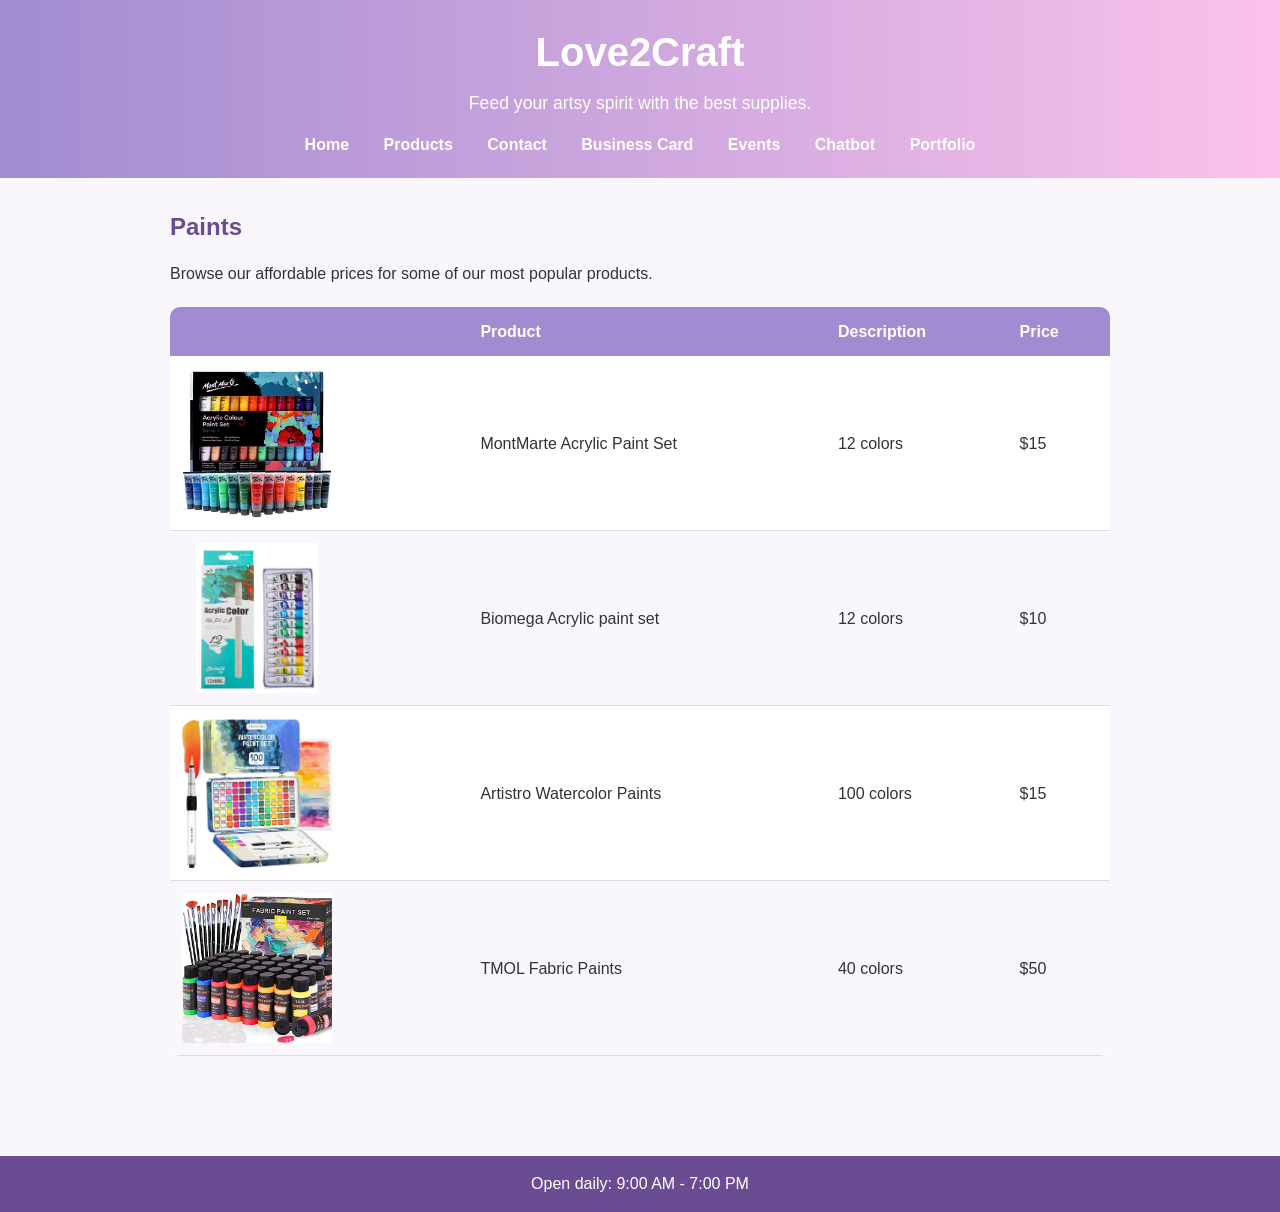
<file: price_tables/paints_table.html>
<!DOCTYPE html>
<html lang="en">
<head>
  <meta charset="UTF-8">
  <meta name="viewport" content="width=device-width">
  <title>Love2Craft - Price List</title>
  <link rel="stylesheet" href="../style.css">
</head>

<body>

  <header>
    <h1>Love2Craft</h1>
    <p>Feed your artsy spirit with the best supplies.</p>

    <nav aria-label="Main navigation">
      <a href="../index.html">Home</a>
      <a href="../content.html">Products</a>
      <a href="../contact.html">Contact</a>
      <a href="../card.html">Business Card</a>
      <a href="../overview.html">Events</a>
      <a href="../chatbot.html">Chatbot</a>
      <a href="../cv.html">Portfolio</a>
    </nav>
  </header>

  <main class="main-content">

    <section>
      <h2>Paints</h2>
      <p>Browse our affordable prices for some of our most popular products.</p>
      <table class="price-table">
        <thead>
          <tr>
            <th></th>
            <th>Product</th>
            <th>Description</th>
            <th>Price</th>
          </tr>
        </thead>

        <tbody>
          <tr id="montMarte-paint">
            <td><img src="../images/acrylic_paint_set.jpg" alt="MontMarte Acrylic Paint" class="table-img"></td>
            <td>MontMarte Acrylic Paint Set</td>
            <td>12 colors</td>
            <td>$15</td>
          </tr>

          <tr>
            <td><img src="../images/Acrylic_Paint_Set2.jpg" alt="Biomega Acrylic Brushes" class="table-img"></td>
            <td>Biomega Acrylic paint set</td>
            <td>12 colors</td>
            <td>$10</td>
          </tr>

          <tr>
            <td><img src="../images/Watercolor_paint_sets.jpg" alt="Artistro Watercolor Paints" class="table-img"></td>
            <td>Artistro Watercolor Paints</td>
            <td>100 colors</td>
            <td>$15</td>
          </tr>

          <tr>
            <td><img src="../images/Fabric_paint.jpg" alt="TMOL Fabric Paints" class="table-img"></td>
            <td>TMOL Fabric Paints</td>
            <td>40 colors</td>
            <td>$50</td>
          </tr>

        </tbody>
      </table>
    </section>

  </main>

  <footer>
    <p>Open daily: 9:00 AM - 7:00 PM</p>
  </footer>

</body>
</html>
</file>
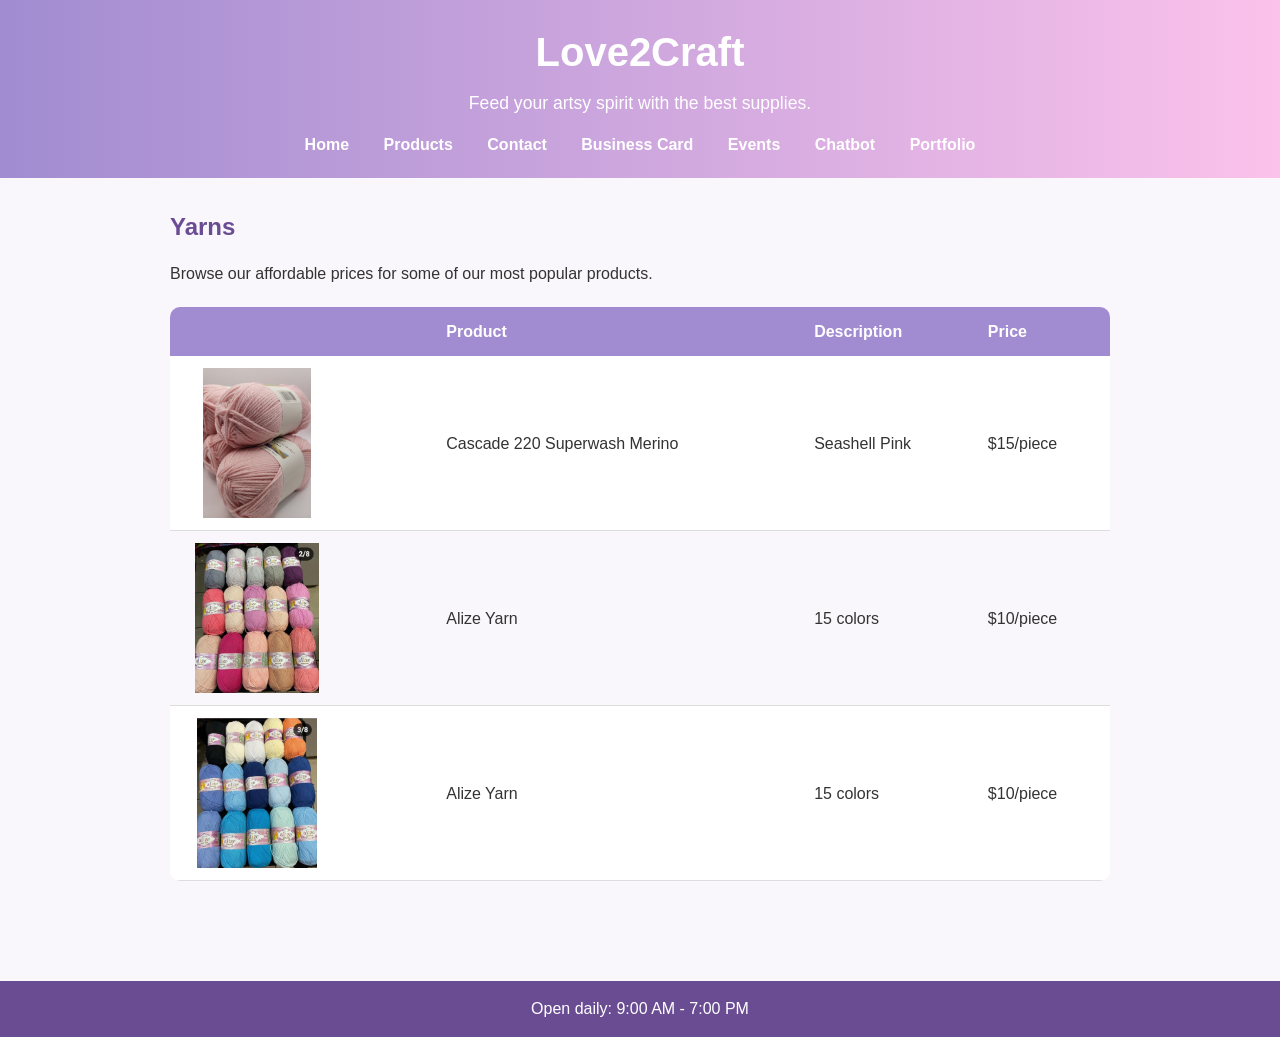
<file: price_tables/yarn_table.html>
<!DOCTYPE html>
<html lang="en">
<head>
  <meta charset="UTF-8">
  <meta name="viewport" content="width=device-width">
  <title>Love2Craft - Price List</title>
  <link rel="stylesheet" href="../style.css">
</head>

<body>

  <header>
    <h1>Love2Craft</h1>
    <p>Feed your artsy spirit with the best supplies.</p>

    <nav aria-label="Main navigation">
      <a href="../index.html">Home</a>
      <a href="../content.html">Products</a>
      <a href="../contact.html">Contact</a>
      <a href="../card.html">Business Card</a>
      <a href="../overview.html">Events</a>
      <a href="../chatbot.html">Chatbot</a>
      <a href="../cv.html">Portfolio</a>
    </nav>
  </header>

  <main class="main-content">

    <section>
      <h2>Yarns</h2>
      <p>Browse our affordable prices for some of our most popular products.</p>
      <table class="price-table">
        <thead>
          <tr>
            <th></th>
            <th>Product</th>
            <th>Description</th>
            <th>Price</th>
          </tr>
        </thead>

        <tbody>
          <tr>
            <td><img src="../images/Superwash_Merino.jpg" alt="Cascade 220 Superwash Merino" class="table-img"></td>
            <td>Cascade 220 Superwash Merino</td>
            <td>Seashell Pink</td>
            <td>$15/piece</td>
          </tr>

          <tr id="pink-alize">
            <td><img src="../images/descărcare_(1).jpg" alt="Alize Yarn" class="table-img"></td>
            <td>Alize Yarn</td>
            <td>15 colors</td>
            <td>$10/piece</td>
          </tr>

          <tr>
            <td><img src="../images/descărcare_(2).jpg" alt="Alize Yarn Blue" class="table-img"></td>
            <td>Alize Yarn</td>
            <td>15 colors</td>
            <td>$10/piece</td>
          </tr>


        </tbody>
      </table>
    </section>

  </main>

  <footer>
    <p>Open daily: 9:00 AM - 7:00 PM</p>
  </footer>

</body>
</html>
</file>
<file: style.css>
* {
  margin: 0;
  padding: 0;
  box-sizing: border-box;
}


body {
  font-family: 'Segoe UI', Tahoma, Geneva, Verdana, sans-serif;
  background-color: #f9f7fb;
  color: #333;
  line-height: 1.6;
}

header {
  background: linear-gradient(to right, #a18cd1, #fbc2eb);
  color: white;
  text-align: center;
  padding: 20px;
}

header h1 {
  font-size: 2.5rem;
}

header p {
  margin-top: 5px;
  font-size: 1.1rem;
}


nav {
  margin-top: 15px;
}

nav a {
  text-decoration: none;
  color: white;
  margin: 0 15px;
  font-weight: bold;
  transition: 0.3s;
}

nav a:hover {
  text-decoration: underline;
  opacity: 0.8;
}


.hero img {
  width: 100%;
  height: 300px;
  object-fit: cover;
}


.main-content {
  padding: 30px;
  max-width: 1000px;
  margin: auto;
}


section {
  margin-bottom: 40px;
}


h2 {
  margin-bottom: 15px;
  color: #6a4c93;
}


ul {
  padding-left: 20px;
}

li {
  margin-bottom: 8px;
}


.products {
  display: flex;
  gap: 20px;
  flex-wrap: wrap;
  justify-content: center;
}


.product {
  background: white;
  border-radius: 12px;
  padding: 15px;
  width: 250px;
  text-align: center;
  box-shadow: 0 4px 10px rgba(0,0,0,0.1);
  transition: transform 0.3s, box-shadow 0.3s;
}

.product img {
  width: 100%;
  height: 180px;
  object-fit: contain;
  border-radius: 8px;
}


.product:hover {
  transform: translateY(-5px);
  box-shadow: 0 6px 15px rgba(0,0,0,0.15);
}

footer {
  background-color: #6a4c93;
  color: white;
  text-align: center;
  padding: 15px;
  margin-top: 30px;
}

.products a {
  text-decoration: none;
  color: #6a4c93;
}

.price-table {
  width: 100%;
  border-collapse: collapse;
  margin-top: 20px;
  background: white;
  border-radius: 10px;
  overflow: hidden;
}


.price-table thead {
  background-color: #a18cd1;
  color: white;
}

.price-table th,
.price-table td {
  padding: 12px;
  text-align: left;
}


.price-table tbody tr {
  border-bottom: 1px solid #ddd;
}


.price-table tbody tr:nth-child(even) {
  background-color: #f9f7fb;
}


.table-img {
  width: 150px;
  height: 150px;
  object-fit: contain;
  vertical-align: middle;
  margin-right: 10px;
  border-radius: 5px;
}

.contact-info {
  background: #ffffff;
  padding: 20px;
  border: 2px solid #ff7ee3;
  border-radius: 10px;
  margin-bottom: 30px;
}

.contact-form {
  display: flex;
  flex-direction: column;
  gap: 10px;
  background-image: linear-gradient(#af6dff6d, #fbc2eb6e), url('images/flower_bg.jpeg');
  padding: 20px;
  border-radius: 10px;
}

.contact-form input,
.contact-form select,
.contact-form textarea {
  padding: 10px;
  border: 1px solid #ccc;
  border-radius: 6px;
  font-size: 1rem;
}

.contact-form label {
  font-weight: bold;
}

.contact-form button {
  margin-top: 10px;
  padding: 12px;
  border: none;
  background-color: #d18cc7;
  color: white;
  font-size: 1rem;
  border-radius: 8px;
  cursor: pointer;
  transition: 0.3s;
}

.contact-form button:hover {
  background-color: #ca4a9d;
}
</file>
<file: card.css>
body {
    background-color: #f0f2f5;
    font-family: 'Segoe UI', Tahoma, Geneva, Verdana, sans-serif;
    
}

img {
    border-radius: 50%;
    border: 3px solid #ff4ed6;
    margin-bottom: 15px;
}

.main-content {
    display: flex;
    justify-content: center;
    align-items: center;
}


#main-card {
    background-color: #ffffff;
    width: 320px;
    padding: 30px;
    text-align: center;
    border-radius: 15px;
    box-shadow: 0 10px 25px rgba(0, 0, 0, 0.1);
    background-image: linear-gradient(rgba(255, 255, 255, 0.24), hsla(0, 0%, 100%, 0.24)), url('images/flower_bg.jpeg');
    background-size: cover;
    background-position: center;
    overflow: hidden;
}

#github-url {
    text-decoration: none;
    font-weight: bold;
    color: #333;
}


.text-primary {
    color: #2c3e50;
    margin: 10px 0 5px 0;
    font-size: 1.5rem;
}

.text-secondary {
    color: #7f8c8d;
    font-size: 0.9rem;
    margin-bottom: 20px;
}

.contact-link {
    text-decoration: none;
    color: #ff30b0;
    font-size: 0.85rem;
    line-height: 1.8;
}

.contact-link:hover {
    text-decoration: underline;
}

#github-url:hover {
    color: #ff0077;
    text-shadow: 0 0 8px #ff00735d;
    display: inline-block;

}
</file>
<file: chatbot.css>
.main-chatcontent {
    display: flex;
    justify-content: center;
    align-items: center;
    height: auto;
    flex-direction: column;
    width: 100%;
    min-height: 80vh;
}

.chat-container {
    max-width:80vw;
    width: 100%;
    height: 30vw;
    padding: 20px;
    background-image: linear-gradient(rgba(255, 255, 255, 0.671), hsla(0, 0%, 100%, 0.573)), url('images/flower_bg.jpeg');
    border-radius:10px;
    box-shadow: 0 4px 8px rgba(0, 0, 0, 0.1);
    margin-bottom: 20px;
    overflow-y: auto;
}
        

#user-input  {  
    flex-grow: 1;      
    padding: 12px;    
    border-radius: 5px;
    border: 2px solid #ffa9c6;
}

#user-input:focus {
    outline: none;
    border: 2px solid #ff6498;
}

.message {
    margin-bottom: 20px;
}

#chat-form {
    display: flex;
}
</file>
<file: cv.css>
.portfolio-main {
  padding: 30px;
  max-width: 1000px;
  margin: auto;
}

.portfolio-intro {
  background: linear-gradient(to right, #a18cd1, #fbc2eb);
  color: white;
  text-align: center;
  padding: 30px;
  border-radius: 12px;
  margin-bottom: 30px;
}

.portfolio-intro h2 {
  color: white;
  margin-bottom: 10px;
}

.portfolio-card {
  background: white;
  border-radius: 12px;
  padding: 25px;
  margin-bottom: 30px;
  box-shadow: 0 4px 10px rgba(0,0,0,0.1);
}


.project-form fieldset {
  border: 2px solid #a18cd1;
  border-radius: 10px;
  padding: 20px;
}

.project-form legend {
  color: #6a4c93;
  font-weight: bold;
  padding: 0 10px;
}

.form-group {
  display: flex;
  flex-direction: column;
  margin-bottom: 15px;
}

.project-form label {
  font-weight: bold;
  margin-bottom: 5px;
}

.project-form input,
.project-form textarea,
.project-form select {
  padding: 10px;
  border: 1px solid #ccc;
  border-radius: 6px;
  font-size: 1rem;
}

.project-form textarea {
  resize: vertical;
  min-height: 120px;
}


.error-message {
  color: #c0392b;
  font-size: 0.9rem;
  margin-top: 4px;
  min-height: 18px;
}

.invalid {
  border: 2px solid #c0392b !important;
}

.form-buttons {
  display: flex;
  gap: 10px;
  flex-wrap: wrap;
}

.project-form button {
  padding: 12px 18px;
  border: none;
  border-radius: 8px;
  cursor: pointer;
  transition: 0.3s;
  font-size: 1rem;
}

.submit-btn {
  background-color: #6a4c93;
  color: white;
}

.submit-btn:hover {
  background-color: #8760bd;
}

.reset-btn {
  background-color: #e5e7eb;
}

.reset-btn:hover {
  background-color: #d1d5db;
}


.table-wrapper {
  overflow-x: auto;
}

.projects-table {
  width: 100%;
  border-collapse: collapse;
  background: white;
}

.projects-table caption {
  text-align: left;
  font-weight: bold;
  color: #6a4c93;
  margin-bottom: 10px;
}

.projects-table thead {
  background-color:#6a4c93;
  color: white;
}

.projects-table th,
.projects-table td {
  padding: 12px;
  border-bottom: 1px solid #ddd;
  text-align: left;
}

.projects-table tbody tr:nth-child(even) {
  background-color: #f9f7fb;
}

.projects-table tbody tr:hover {
  background-color: #f3eef9;
}

.thumbnail {
  width: 80px;
  height: 80px;
  object-fit: cover;
  border-radius: 8px;
}

.empty-row {
  text-align: center;
  color: #666;
}

.skip-link {
  position: absolute;
  left: -9999px;
  top: 10px;
  background: #6a4c93;
  color: white;
  padding: 10px;
  z-index: 999;
}

.skip-link:focus {
  left: 10px;
}

a:focus,
button:focus,
input:focus,
textarea:focus,
select:focus {
  outline: 3px solid #fbc2eb;
  outline-offset: 2px;
}

@media (max-width: 768px) {

  .portfolio-main {
    padding: 15px;
  }

  .portfolio-card {
    padding: 20px;
  }

  .projects-table {
    min-width: 700px;
  }

  .thumbnail {
    width: 60px;
    height: 60px;
  }
}
</file>
<file: overview.css>
.card-container {
    background-image:url('images/flower_bg.jpeg');
    border-radius: 20px;
    display: grid;
    max-width: 1000px;
    margin: 0 auto;
    gap: 20px;
    grid-template-areas: 
        "header header"
        "sidebar main";
    grid-template-columns: 250px 1fr;
}


.sidebar { 
  grid-area: sidebar; 
  background: #fff; 
  padding: 20px; 
  border-radius: 8px; 
}

.event-section { grid-area: main; }


.event-grid {
    display: grid;
    grid-template-columns: repeat(auto-fit, minmax(200px, 1fr));
    gap: 15px;
}


.card {
    background:white;
    padding: 20px;
    border-radius: 8px;
    border-left: 5px solid #a543c1;
    display: flex; 
    flex-direction: column;
    box-shadow: 0 2px 5px rgba(0,0,0,0.1);
}


.featured-card {
    background: linear-gradient(#d16be0, #8e2db0);
    color: white;
    border-left: 5px solid #9d25be;
    box-shadow: 0 10px 25px rgba(0, 0, 0, 0.1);
   
}


.links {
    color: #bf56dd;
}

.card strong{
  color: #bf56dd;
}

@media (max-width: 768px) {

    .card-container {
        grid-template-columns: 1fr;
        grid-template-areas:
            "sidebar"
            "main";
    }

    .event-grid {
        grid-template-columns: 1fr;
    }

    header {
        text-align: center;
    }

    nav {
        justify-content: center;
    }

}
</file>
